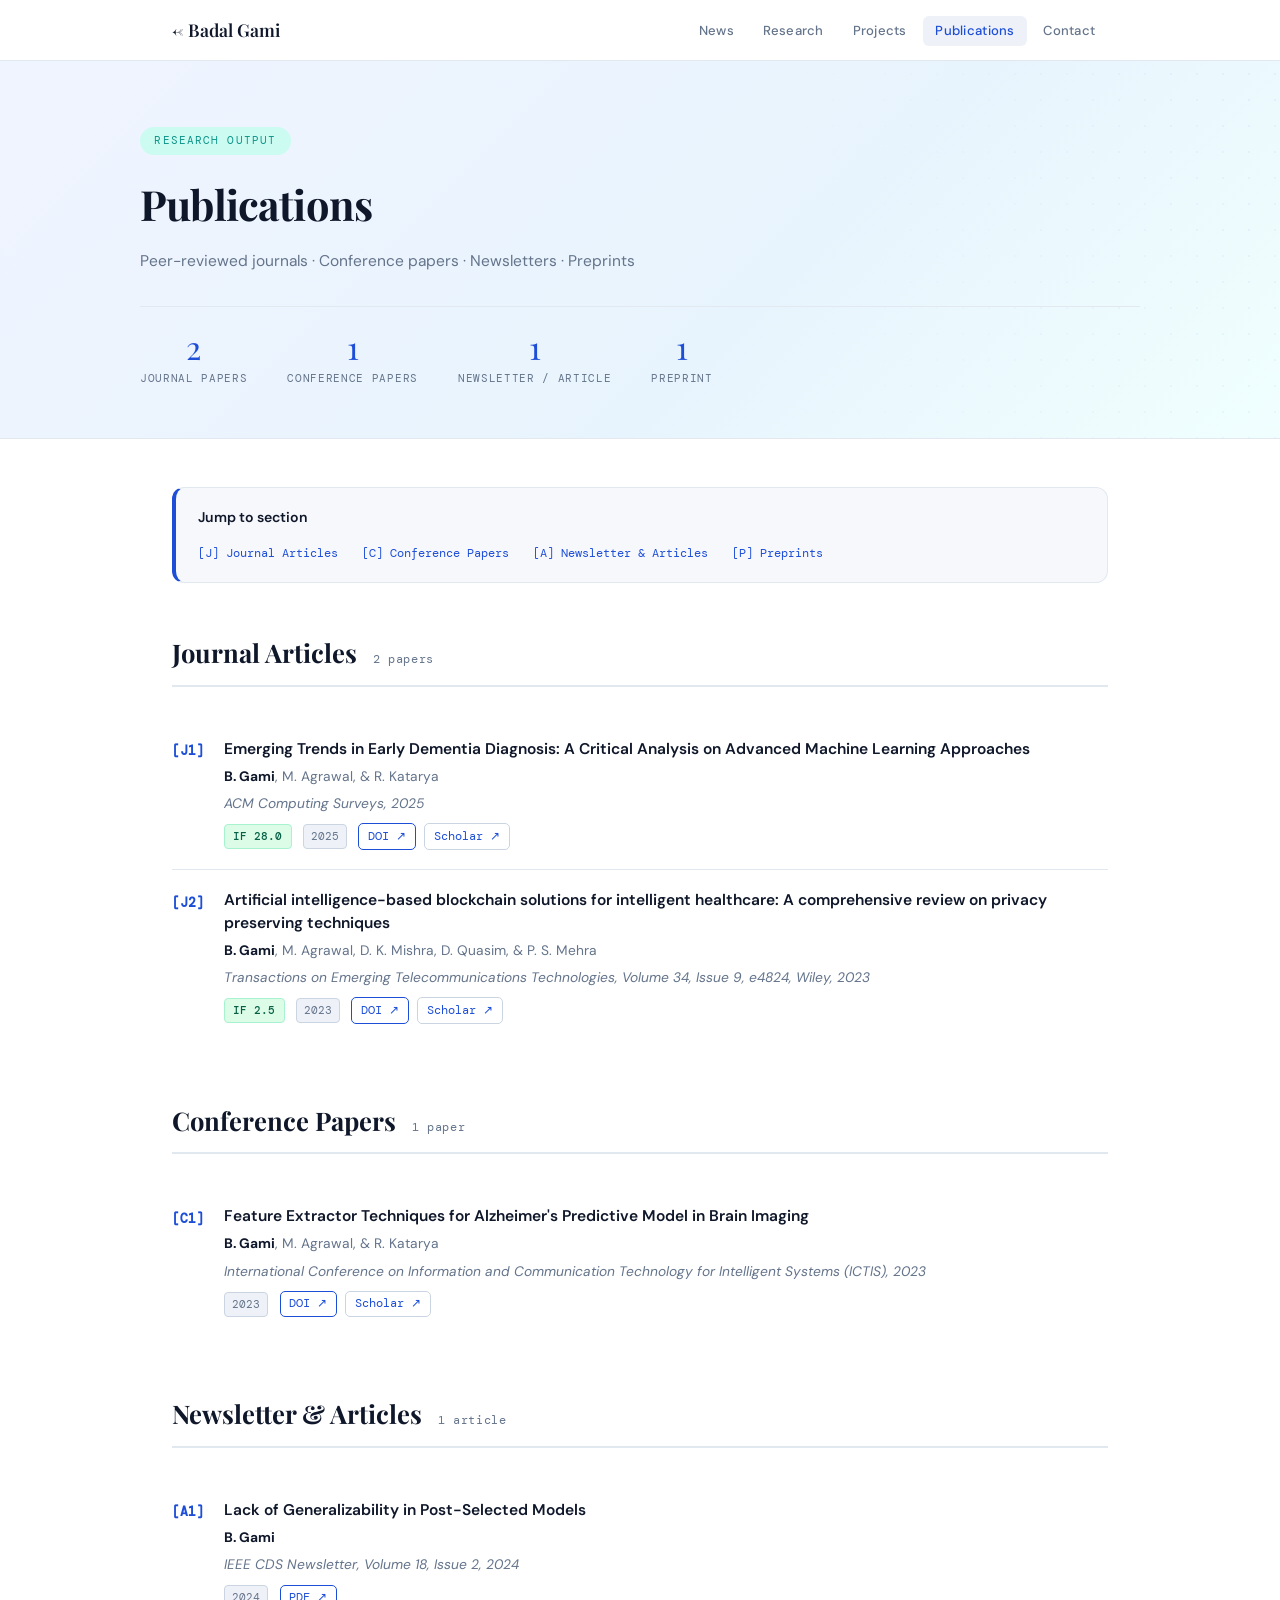
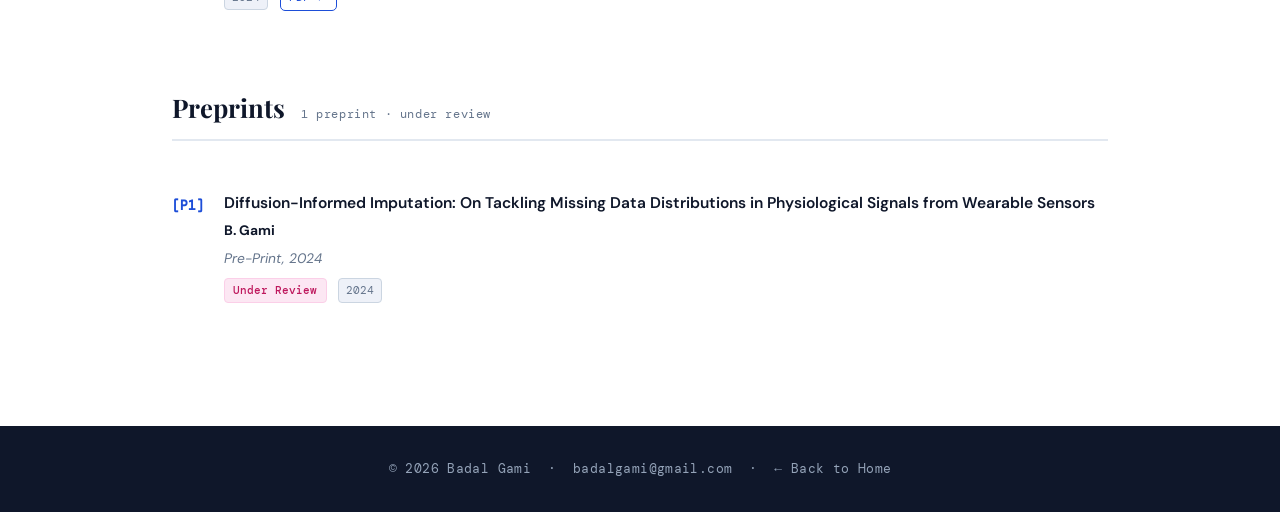
<file: publications.html>
<!DOCTYPE html>
<html lang="en">
<head>
  <meta charset="UTF-8"/>
  <meta name="viewport" content="width=device-width, initial-scale=1.0"/>
  <title>Publications — Badal Gami</title>
  <link rel="preconnect" href="https://fonts.googleapis.com">
  <link href="https://fonts.googleapis.com/css2?family=Playfair+Display:ital,wght@0,400;0,600;0,700;1,400;1,600&family=DM+Sans:ital,opsz,wght@0,9..40,300;0,9..40,400;0,9..40,500;1,9..40,300;1,9..40,400&family=DM+Mono:wght@400;500&display=swap" rel="stylesheet">
  <style>
    :root{--bg:#ffffff;--bg2:#f7f8fc;--bg3:#eef1f8;--ink:#0f172a;--ink2:#334155;--ink3:#64748b;--accent:#1d4ed8;--accent2:#3b82f6;--teal:#0d9488;--teal-l:#ccfbf1;--border:#e2e8f0;--border2:#cbd5e1;--shadow:0 1px 3px rgba(15,23,42,0.06),0 4px 16px rgba(15,23,42,0.04);--shadow-lg:0 8px 32px rgba(15,23,42,0.10);--radius:12px;}
    *,*::before,*::after{margin:0;padding:0;box-sizing:border-box;}
    html{scroll-behavior:smooth;}
    body{background:var(--bg);color:var(--ink);font-family:'DM Sans',sans-serif;font-size:16px;line-height:1.7;-webkit-font-smoothing:antialiased;}

    header{position:sticky;top:0;z-index:200;background:rgba(255,255,255,0.88);backdrop-filter:blur(14px);-webkit-backdrop-filter:blur(14px);border-bottom:1px solid var(--border);}
    nav{max-width:1000px;margin:0 auto;display:flex;align-items:center;justify-content:space-between;padding:0 2rem;height:60px;}
    .nav-brand{font-family:'Playfair Display',serif;font-size:1.1rem;font-weight:600;color:var(--ink);text-decoration:none;}
    .nav-links{list-style:none;display:flex;gap:0.2rem;}
    .nav-links a{color:var(--ink3);text-decoration:none;font-size:0.82rem;font-weight:500;letter-spacing:0.02em;padding:0.4rem 0.8rem;border-radius:6px;transition:all 0.18s;}
    .nav-links a:hover,.nav-links a.active{color:var(--accent);background:var(--bg3);}

    .page-hero{background:linear-gradient(135deg,#f0f4ff 0%,#e8f4fd 60%,#f0fffe 100%);padding:4rem 2rem 3rem;border-bottom:1px solid var(--border);position:relative;overflow:hidden;}
    .page-hero::after{content:'';position:absolute;right:0;top:0;bottom:0;width:40%;background-image:radial-gradient(circle,rgba(29,78,216,0.12) 1px,transparent 1px);background-size:26px 26px;mask-image:linear-gradient(to left,rgba(0,0,0,0.4),transparent);pointer-events:none;}
    .page-hero-inner{max-width:1000px;margin:0 auto;position:relative;z-index:1;}
    .page-eyebrow{display:inline-flex;align-items:center;gap:0.5rem;font-family:'DM Mono',monospace;font-size:0.7rem;letter-spacing:0.1em;text-transform:uppercase;color:var(--teal);background:var(--teal-l);padding:0.28rem 0.9rem;border-radius:999px;margin-bottom:0.9rem;}
    .page-hero h1{font-family:'Playfair Display',serif;font-size:2.6rem;font-weight:700;color:var(--ink);letter-spacing:-0.02em;margin-bottom:0.5rem;}
    .page-hero p{font-size:0.97rem;color:var(--ink3);margin-bottom:2rem;}
    .pub-stats-row{display:flex;gap:2.5rem;flex-wrap:wrap;padding-top:1.5rem;border-top:1px solid var(--border);}
    .pstat{text-align:center;}
    .pstat .n{display:block;font-family:'Playfair Display',serif;font-size:2rem;color:var(--accent);line-height:1;}
    .pstat .l{font-family:'DM Mono',monospace;font-size:0.7rem;color:var(--ink3);letter-spacing:0.06em;text-transform:uppercase;}

    .main{max-width:1000px;margin:0 auto;padding:3rem 2rem;}

    .toc{background:var(--bg2);border:1px solid var(--border);border-left:4px solid var(--accent);border-radius:var(--radius);padding:1.1rem 1.4rem;margin-bottom:3rem;}
    .toc-title{font-weight:600;font-size:0.88rem;margin-bottom:0.5rem;color:var(--ink);}
    .toc ul{list-style:none;display:flex;gap:1.5rem;flex-wrap:wrap;}
    .toc a{color:var(--accent);text-decoration:none;font-family:'DM Mono',monospace;font-size:0.78rem;}
    .toc a:hover{text-decoration:underline;}

    .pub-section{margin-bottom:3.5rem;}
    .pub-section-hdr{display:flex;align-items:baseline;gap:1rem;border-bottom:2px solid var(--border);padding-bottom:0.6rem;margin-bottom:2rem;}
    .pub-section-hdr h2{font-family:'Playfair Display',serif;font-size:1.6rem;font-weight:700;color:var(--ink);}
    .pub-count{font-family:'DM Mono',monospace;font-size:0.75rem;color:var(--ink3);letter-spacing:0.05em;}

    .pub-entry{display:grid;grid-template-columns:52px 1fr;padding:1.2rem 0;border-bottom:1px solid var(--border);transition:background 0.15s;}
    .pub-entry:last-child{border-bottom:none;}
    .pub-entry:hover{background:var(--bg2);margin:0 -1rem;padding-left:1rem;padding-right:1rem;border-radius:8px;}
    .pub-id{font-family:'DM Mono',monospace;font-weight:600;font-size:0.82rem;color:var(--accent);padding-top:0.15rem;}
    .pub-title{font-weight:600;font-size:0.97rem;color:var(--ink);line-height:1.45;margin-bottom:0.28rem;}
    .pub-title a{color:var(--ink);text-decoration:none;}
    .pub-title a:hover{color:var(--accent);}
    .pub-authors{font-size:0.86rem;color:var(--ink3);margin-bottom:0.25rem;}
    .pub-authors .me{font-weight:700;color:var(--ink);}
    .pub-venue{font-size:0.86rem;font-style:italic;color:var(--ink3);margin-bottom:0.5rem;}
    .pub-meta{display:flex;align-items:center;gap:0.7rem;flex-wrap:wrap;margin-top:0.45rem;}
    .if-badge{font-family:'DM Mono',monospace;font-size:0.7rem;padding:0.13rem 0.52rem;border-radius:4px;background:#dcfce7;border:1px solid #a7f3d0;color:#065f46;font-weight:500;}
    .year-tag{font-family:'DM Mono',monospace;font-size:0.7rem;color:var(--ink3);background:var(--bg3);border:1px solid var(--border2);padding:0.12rem 0.45rem;border-radius:4px;}
    .status-tag{font-family:'DM Mono',monospace;font-size:0.7rem;padding:0.13rem 0.52rem;border-radius:4px;background:#fce7f3;border:1px solid #fbcfe8;color:#be185d;font-weight:500;}
    .pub-links{display:flex;gap:0.5rem;flex-wrap:wrap;}
    .plink{font-family:'DM Mono',monospace;font-size:0.72rem;padding:0.15rem 0.55rem;border:1.5px solid var(--border2);color:var(--accent);text-decoration:none;border-radius:5px;transition:all 0.15s;}
    .plink:hover{background:var(--accent);color:white;border-color:var(--accent);}
    .plink.pdf{border-color:var(--accent);}
    .pub-note{font-size:0.82rem;color:var(--ink3);font-style:italic;margin-top:0.3rem;line-height:1.5;}

    .empty-state{background:var(--bg2);border:1px dashed var(--border2);border-radius:var(--radius);padding:2rem;text-align:center;color:var(--ink3);font-size:0.9rem;}
    .empty-state a{color:var(--accent);}

    .reveal{opacity:0;transform:translateY(22px);transition:opacity 0.55s ease,transform 0.55s ease;}
    .reveal.visible{opacity:1;transform:none;}
    .reveal-d1{transition-delay:0.1s;}.reveal-d2{transition-delay:0.2s;}.reveal-d3{transition-delay:0.3s;}.reveal-d4{transition-delay:0.4s;}

    footer{background:var(--ink);color:#94a3b8;text-align:center;padding:2rem;font-size:0.8rem;font-family:'DM Mono',monospace;letter-spacing:0.03em;}
    footer a{color:#94a3b8;text-decoration:none;}
    footer a:hover{color:white;}

    @media(max-width:600px){.pub-section-hdr h2{font-size:1.3rem;}.page-hero h1{font-size:2rem;}nav .nav-links{display:none;}}
  </style>
</head>
<body>

<header>
  <nav>
    <a class="nav-brand" href="index.html">&#8592; Badal Gami</a>
    <ul class="nav-links">
      <li><a href="index.html#news">News</a></li>
      <li><a href="index.html#interests">Research</a></li>
      <li><a href="index.html#projects">Projects</a></li>
      <li><a href="publications.html" class="active">Publications</a></li>
      <li><a href="index.html#contact">Contact</a></li>
    </ul>
  </nav>
</header>

<div class="page-hero">
  <div class="page-hero-inner">
    <div class="page-eyebrow">Research Output</div>
    <h1>Publications</h1>
    <p>Peer-reviewed journals &middot; Conference papers &middot; Newsletters &middot; Preprints</p>
    <div class="pub-stats-row">
      <div class="pstat"><span class="n">2</span><span class="l">Journal Papers</span></div>
      <div class="pstat"><span class="n">1</span><span class="l">Conference Papers</span></div>
      <div class="pstat"><span class="n">1</span><span class="l">Newsletter / Article</span></div>
      <div class="pstat"><span class="n">1</span><span class="l">Preprint</span></div>
    </div>
  </div>
</div>

<div class="main">

  <!-- TOC -->
  <div class="toc reveal">
    <div class="toc-title">Jump to section</div>
    <ul>
      <li><a href="#journals">[J] Journal Articles</a></li>
      <li><a href="#conferences">[C] Conference Papers</a></li>
      <li><a href="#articles">[A] Newsletter &amp; Articles</a></li>
      <li><a href="#preprints">[P] Preprints</a></li>
    </ul>
  </div>

  <!-- ══ JOURNALS ══ -->
  <section class="pub-section" id="journals">
    <div class="pub-section-hdr reveal">
      <h2>Journal Articles</h2>
      <span class="pub-count">2 papers</span>
    </div>

    <div class="pub-entry reveal reveal-d1">
      <div class="pub-id">[J1]</div>
      <div>
        <div class="pub-title">
          <a href="https://doi.org/10.1145/3764578" target="_blank">
            Emerging Trends in Early Dementia Diagnosis: A Critical Analysis on Advanced Machine Learning Approaches
          </a>
        </div>
        <div class="pub-authors">
          <span class="me">B. Gami</span>, M. Agrawal, &amp; R. Katarya
        </div>
        <div class="pub-venue">ACM Computing Surveys, 2025</div>
        <div class="pub-meta">
          <span class="if-badge">IF 28.0</span>
          <span class="year-tag">2025</span>
          <div class="pub-links">
            <a href="https://doi.org/10.1145/3764578" class="plink pdf" target="_blank">DOI &#8599;</a>
            <a href="https://scholar.google.com/citations?user=Z1w0e6YAAAAJ&hl=en" class="plink" target="_blank">Scholar &#8599;</a>
          </div>
        </div>

      </div>
    </div>

    <div class="pub-entry reveal reveal-d2">
      <div class="pub-id">[J2]</div>
      <div>
        <div class="pub-title">
          <a href="https://doi.org/10.1002/ett.4824" target="_blank">
            Artificial intelligence-based blockchain solutions for intelligent healthcare: A comprehensive review on privacy preserving techniques
          </a>
        </div>
        <div class="pub-authors">
          <span class="me">B. Gami</span>, M. Agrawal, D. K. Mishra, D. Quasim, &amp; P. S. Mehra
        </div>
        <div class="pub-venue">Transactions on Emerging Telecommunications Technologies, Volume 34, Issue 9, e4824, Wiley, 2023</div>
        <div class="pub-meta">
          <span class="if-badge">IF 2.5</span>
          <span class="year-tag">2023</span>
          <div class="pub-links">
            <a href="https://doi.org/10.1002/ett.4824" class="plink pdf" target="_blank">DOI &#8599;</a>
            <a href="https://scholar.google.com/citations?user=Z1w0e6YAAAAJ&hl=en" class="plink" target="_blank">Scholar &#8599;</a>
          </div>
        </div>

      </div>
    </div>

  </section>

  <!-- ══ CONFERENCES ══ -->
  <section class="pub-section" id="conferences">
    <div class="pub-section-hdr reveal">
      <h2>Conference Papers</h2>
      <span class="pub-count">1 paper</span>
    </div>

    <div class="pub-entry reveal reveal-d1">
      <div class="pub-id">[C1]</div>
      <div>
        <div class="pub-title">
          <a href="https://doi.org/10.1007/978-981-99-3761-5_17" target="_blank">
            Feature Extractor Techniques for Alzheimer's Predictive Model in Brain Imaging
          </a>
        </div>
        <div class="pub-authors">
          <span class="me">B. Gami</span>, M. Agrawal, &amp; R. Katarya
        </div>
        <div class="pub-venue">International Conference on Information and Communication Technology for Intelligent Systems (ICTIS), 2023</div>
        <div class="pub-meta">
          <span class="year-tag">2023</span>
          <div class="pub-links">
            <a href="https://doi.org/10.1007/978-981-99-3761-5_17" class="plink pdf" target="_blank">DOI &#8599;</a>
            <a href="https://scholar.google.com/citations?user=Z1w0e6YAAAAJ&hl=en" class="plink" target="_blank">Scholar &#8599;</a>
          </div>
        </div>

      </div>
    </div>

  </section>

  <!-- ══ NEWSLETTER / ARTICLES ══ -->
  <section class="pub-section" id="articles">
    <div class="pub-section-hdr reveal">
      <h2>Newsletter &amp; Articles</h2>
      <span class="pub-count">1 article</span>
    </div>

    <div class="pub-entry reveal reveal-d1">
      <div class="pub-id">[A1]</div>
      <div>
        <div class="pub-title">
          <a href="https://www.cse.msu.edu/amdtc/amdnl/CDSNL-V18-N2.pdf" target="_blank">
            Lack of Generalizability in Post-Selected Models
          </a>
        </div>
        <div class="pub-authors">
          <span class="me">B. Gami</span>
        </div>
        <div class="pub-venue">IEEE CDS Newsletter, Volume 18, Issue 2, 2024</div>
        <div class="pub-meta">
          <span class="year-tag">2024</span>
          <div class="pub-links">
            <a href="https://www.cse.msu.edu/amdtc/amdnl/CDSNL-V18-N2.pdf" class="plink pdf" target="_blank">PDF &#8599;</a>
          </div>
        </div>

      </div>
    </div>

  </section>

  <!-- ══ PREPRINTS ══ -->
  <section class="pub-section" id="preprints">
    <div class="pub-section-hdr reveal">
      <h2>Preprints</h2>
      <span class="pub-count">1 preprint &middot; under review</span>
    </div>

    <div class="pub-entry reveal reveal-d1">
      <div class="pub-id">[P1]</div>
      <div>
        <div class="pub-title">
          Diffusion-Informed Imputation: On Tackling Missing Data Distributions in Physiological Signals from Wearable Sensors
        </div>
        <div class="pub-authors">
          <span class="me">B. Gami</span>
        </div>
        <div class="pub-venue">Pre-Print, 2024</div>
        <div class="pub-meta">
          <span class="status-tag">Under Review</span>
          <span class="year-tag">2024</span>
        </div>

      </div>
    </div>

  </section>

</div>

<footer>
  <p>&#169; <span id="yr"></span> Badal Gami &nbsp;&middot;&nbsp;
    <a href="mailto:badalgami@gmail.com">badalgami@gmail.com</a> &nbsp;&middot;&nbsp;
    <a href="index.html">&#8592; Back to Home</a>
  </p>
</footer>

<script>
  document.getElementById('yr').textContent = new Date().getFullYear();
  var obs = new IntersectionObserver(function(entries) {
    entries.forEach(function(e) {
      if (e.isIntersecting) { e.target.classList.add('visible'); obs.unobserve(e.target); }
    });
  }, { threshold: 0.1 });
  document.querySelectorAll('.reveal').forEach(function(el) { obs.observe(el); });
</script>
</body>
</html>
</file>
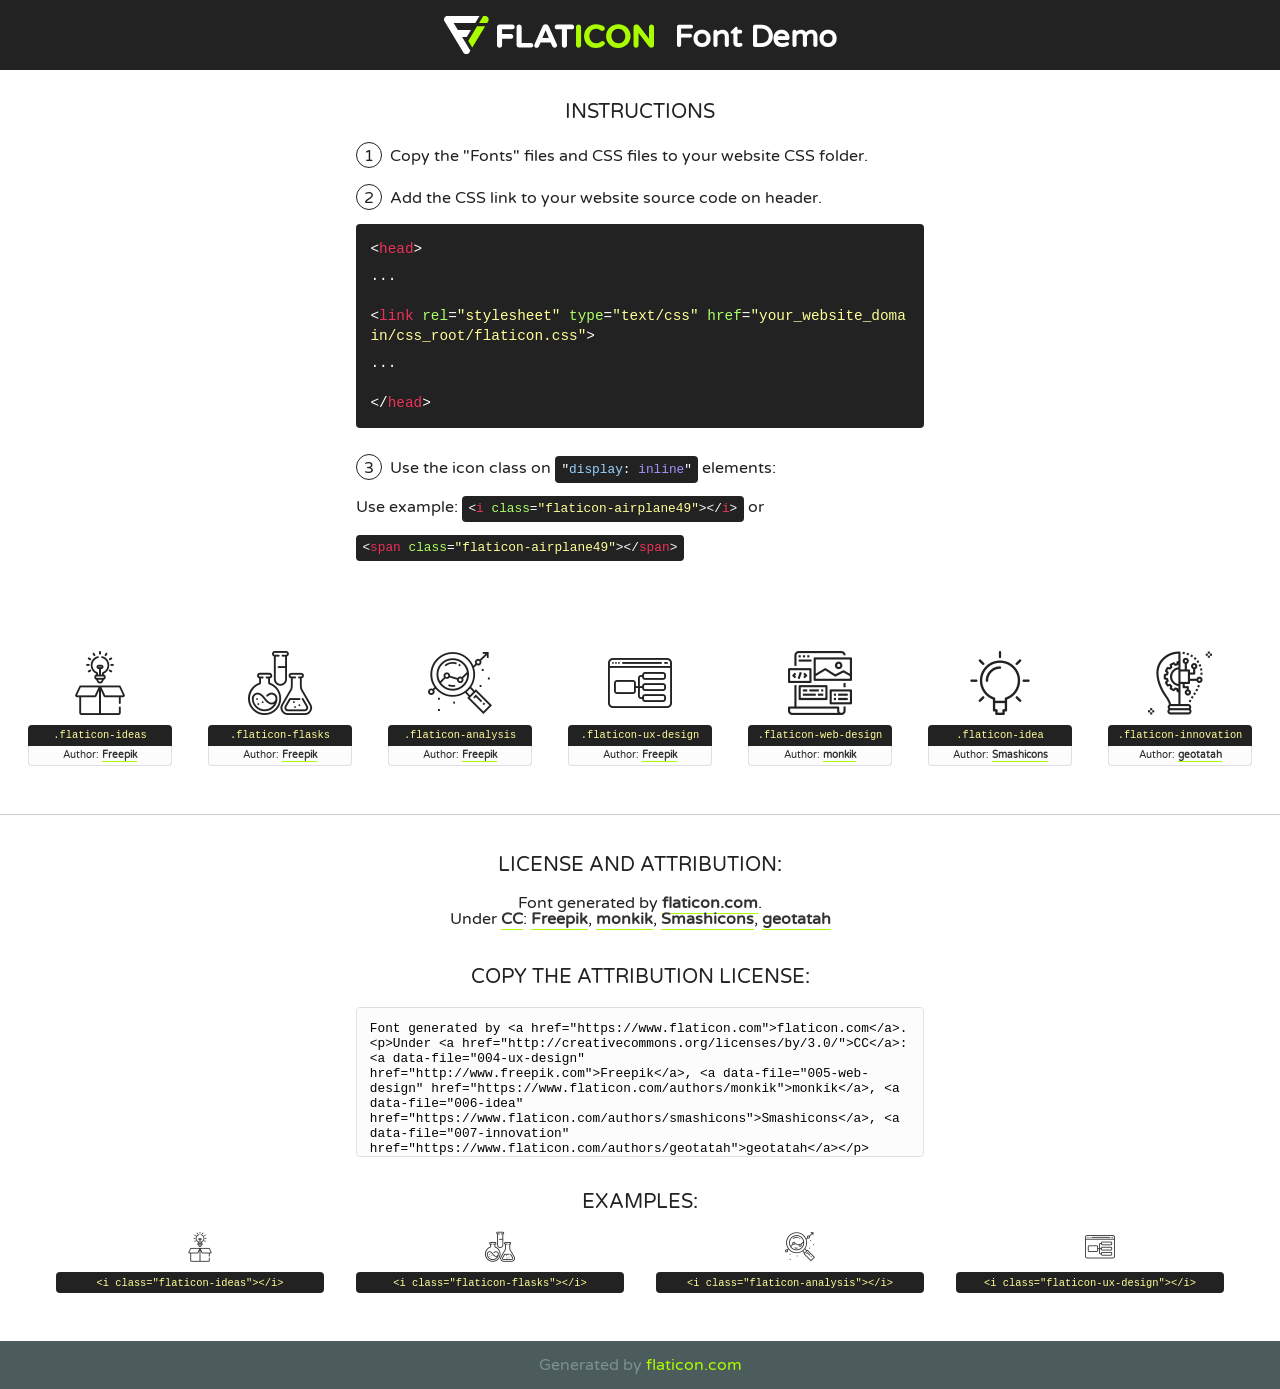
<file: fonts/flaticon/font/flaticon.html>
<!DOCTYPE html>
<!--
  Flaticon icon font: Flaticon
  Creation date: 20/03/2019 02:18
-->
<html>
<!DOCTYPE html>
<html>

<head>
    <title>Flaticon WebFont</title>
    <link href="http://fonts.googleapis.com/css?family=Varela+Round" rel="stylesheet" type="text/css" />
    <link rel="stylesheet" type="text/css" href="flaticon.css">
    <meta charset="UTF-8">
    <style>
    html, body, div, span, applet, object, iframe,
    h1, h2, h3, h4, h5, h6, p, blockquote, pre,
    a, abbr, acronym, address, big, cite, code,
    del, dfn, em, img, ins, kbd, q, s, samp,
    small, strike, strong, sub, sup, tt, var,
    b, u, i, center,
    dl, dt, dd, ol, ul, li,
    fieldset, form, label, legend,
    table, caption, tbody, tfoot, thead, tr, th, td,
    article, aside, canvas, details, embed, 
    figure, figcaption, footer, header, hgroup, 
    menu, nav, output, ruby, section, summary,
    time, mark, audio, video {
        margin: 0;
        padding: 0;
        border: 0;
        font-size: 100%;
        font: inherit;
        vertical-align: baseline;
    }
    /* HTML5 display-role reset for older browsers */
    article, aside, details, figcaption, figure, 
    footer, header, hgroup, menu, nav, section {
        display: block;
    }
    body {
        line-height: 1;
    }
    ol, ul {
        list-style: none;
    }
    blockquote, q {
        quotes: none;
    }
    blockquote:before, blockquote:after,
    q:before, q:after {
        content: '';
        content: none;
    }
    table {
        border-collapse: collapse;
        border-spacing: 0;
    }
    body {
        font-family: 'Varela Round', Helvetica, Arial, sans-serif;
        font-size: 16px;
        color: #222;
    }
    a {
        color: #333;
        border-bottom: 1px solid #a9fd00;
        font-weight: bold;
        text-decoration: none;
    }
    * {
        -moz-box-sizing: border-box;
        -webkit-box-sizing: border-box;
        box-sizing: border-box;
        margin: 0;
        padding: 0;
    }
    [class^="flaticon-"]:before, [class*=" flaticon-"]:before, [class^="flaticon-"]:after, [class*=" flaticon-"]:after {
        font-family: Flaticon;
        font-size: 30px;
        font-style: normal;
        margin-left: 20px;
        color: #333;
    }
    .wrapper {
        max-width: 600px;
        margin: auto;
        padding: 0 1em;
    }
    .title {
        font-size: 1.25em;
        text-align: center;
        margin-bottom: 1em;
        text-transform: uppercase;
    }
    header {
        text-align: center;
        background-color: #222;
        color: #fff;
        padding: 1em;
    }
    header .logo {
        width: 210px;
        height: 38px;
        display: inline-block;
        vertical-align: middle;
        margin-right: 1em;
        border: none;
    }
    header strong {
        font-size: 1.95em;
        font-weight: bold;
        vertical-align: middle;
        margin-top: 5px;
        display: inline-block;
    }
    .demo {
        margin: 2em auto;
        line-height: 1.25em;
    }
    .demo ul li {
        margin-bottom: 1em;
    }
    .demo ul li .num {
        color: #222;
        border-radius: 20px;
        display: inline-block;
        width: 26px;
        padding: 3px;
        height: 26px;
        text-align: center;
        margin-right: 0.5em;
        border: 1px solid #222;
    }
    .demo ul li code {
        background-color: #222;
        border-radius: 4px;
        padding: 0.25em 0.5em;
        display: inline-block;
        color: #fff;
        font-family: Consolas,Monaco,Lucida Console,Liberation Mono,DejaVu Sans Mono,Bitstream Vera Sans Mono,Courier New, monospace;
        font-weight: lighter;
        margin-top: 1em;
        font-size: 0.8em;
        word-break: break-all;
    }
    .demo ul li code.big {
        padding: 1em;
        font-size: 0.9em;
    }
    .demo ul li code .red {
        color: #EF3159;
    }
    .demo ul li code .green {
        color: #ACFF65;
    }
    .demo ul li code .yellow {
        color: #FFFF99;
    }
    .demo ul li code .blue {
        color: #99D3FF;
    }
    .demo ul li code .purple {
        color: #A295FF;
    }
    .demo ul li code .dots {
        margin-top: 0.5em;
        display: block;
    }
    #glyphs {
        border-bottom: 1px solid #ccc;
        padding: 2em 0;
        text-align: center;
    }
    .glyph {
        display: inline-block;
        width: 9em;
        margin: 1em;
        text-align: center;
        vertical-align: top;
        background: #FFF;
    }
    .glyph .glyph-icon {
        padding: 10px;
        display: block;
        font-family:"Flaticon";
        font-size: 64px;
        line-height: 1;
    }
    .glyph .glyph-icon:before {
        font-size: 64px;
        color: #222;
        margin-left: 0;
    }
    .class-name {
        font-size: 0.65em;
        background-color: #222;
        color: #fff;
        border-radius: 4px 4px 0 0;
        padding: 0.5em;
        color: #FFFF99;
        font-family: Consolas,Monaco,Lucida Console,Liberation Mono,DejaVu Sans Mono,Bitstream Vera Sans Mono,Courier New, monospace;
    }
    .author-name {
        font-size: 0.6em;
        background-color: #fcfcfd;
        border: 1px solid #DEDEE4;
        border-top: 0;
        border-radius: 0 0 4px 4px;
        padding: 0.5em;
    }
    .class-name:last-child {
        font-size: 10px;
        color:#888;
    }
    .class-name:last-child a {
        font-size: 10px;
        color:#555;
    }
    .class-name:last-child a:hover {
        color:#a9fd00;
    }
    .glyph > input {
        display: block;
        width: 100px;
        margin: 5px auto;
        text-align: center;
        font-size: 12px;
        cursor: text;
    }
    .glyph > input.icon-input {
        font-family:"Flaticon";
        font-size: 16px;
        margin-bottom: 10px;
    }
    .attribution .title {
        margin-top: 2em;
    }
    .attribution textarea {
        background-color: #fcfcfd;
        padding: 1em;
        border: none;
        box-shadow: none;
        border: 1px solid #DEDEE4;
        border-radius: 4px;
        resize: none;
        width: 100%;
        height: 150px;
        font-size: 0.8em;
        font-family: Consolas,Monaco,Lucida Console,Liberation Mono,DejaVu Sans Mono,Bitstream Vera Sans Mono,Courier New, monospace;
        -webkit-appearance: none;
    }
    .iconsuse {
        margin: 2em auto;
        text-align: center;
        max-width: 1200px;
    }
    .iconsuse:after {
        content: '';
        display: table;
        clear: both;
    }
    .iconsuse .image {
        float: left;
        width: 25%;
        padding: 0 1em;
    }
    .iconsuse .image p {
        margin-bottom: 1em;
    }
    .iconsuse .image span {
        display: block;
        font-size: 0.65em;
        background-color: #222;
        color: #fff;
        border-radius: 4px;
        padding: 0.5em;
        color: #FFFF99;
        margin-top: 1em;
        font-family: Consolas,Monaco,Lucida Console,Liberation Mono,DejaVu Sans Mono,Bitstream Vera Sans Mono,Courier New, monospace;
    }
    #footer {
        text-align: center;
        background-color: #4C5B5C;
        color: #7c9192;
        padding: 1em;
    }
    #footer a {
        border: none;
        color: #a9fd00;
        font-weight: normal;
    }
    @media (max-width: 960px) {
        .iconsuse .image {
            width: 50%;
        }
    }
    @media (max-width: 560px) {
        .iconsuse .image {
            width: 100%;
        }
    }
    </style>
</head>

<body class="characters-off">

    <header>
        <a href="https://www.flaticon.com" target="_blank" class="logo">
            <svg version="1.1" xmlns="http://www.w3.org/2000/svg" xmlns:xlink="http://www.w3.org/1999/xlink" xmlns:a="http://ns.adobe.com/AdobeSVGViewerExtensions/3.0/" viewBox="0 0 560.875 102.036" enable-background="new 0 0 560.875 102.036" xml:space="preserve">
                <defs>
                </defs>
                <g>
                    <g class="letters">
                        <path fill="#ffffff" d="M141.596,29.675c0-3.777,2.985-6.767,6.764-6.767h34.438c3.426,0,6.15,2.728,6.15,6.15
                        c0,3.43-2.724,6.149-6.15,6.149h-27.674v13.091h23.719c3.429,0,6.151,2.724,6.151,6.15c0,3.43-2.723,6.149-6.151,6.149h-23.719
                        v17.574c0,3.773-2.986,6.761-6.764,6.761c-3.779,0-6.764-2.989-6.764-6.761V29.675z"></path>
                        <path fill="#ffffff" d="M193.844,29.149c0-3.781,2.985-6.767,6.764-6.767c3.776,0,6.763,2.985,6.763,6.767v42.957h25.039
                        c3.426,0,6.149,2.726,6.149,6.153c0,3.425-2.723,6.15-6.149,6.15h-31.802c-3.779,0-6.764-2.986-6.764-6.768V29.149z"></path>
                        <path fill="#ffffff" d="M241.891,75.71l21.438-48.407c1.492-3.341,4.215-5.357,7.906-5.357h0.792
                        c3.686,0,6.323,2.017,7.815,5.357l21.439,48.407c0.436,0.967,0.701,1.845,0.701,2.723c0,3.602-2.809,6.501-6.414,6.501
                        c-3.161,0-5.269-1.845-6.499-4.655l-4.132-9.661h-27.059l-4.301,10.102c-1.144,2.631-3.426,4.214-6.237,4.214
                        c-3.517,0-6.24-2.81-6.24-6.325C241.1,77.64,241.451,76.677,241.891,75.71z M279.932,58.666l-8.521-20.297l-8.526,20.297H279.932
                        z"></path>
                        <path fill="#ffffff" d="M314.864,35.387H301.86c-3.429,0-6.239-2.813-6.239-6.238c0-3.429,2.811-6.24,6.239-6.24h39.533
                        c3.426,0,6.237,2.811,6.237,6.24c0,3.425-2.811,6.238-6.237,6.238h-13.001v42.785c0,3.773-2.99,6.761-6.764,6.761
                        c-3.779,0-6.764-2.989-6.764-6.761V35.387z"></path>
                        <path fill="#A9FD00" d="M352.615,29.149c0-3.781,2.985-6.767,6.767-6.767c3.774,0,6.761,2.985,6.761,6.767v49.024
                        c0,3.773-2.987,6.761-6.761,6.761c-3.781,0-6.767-2.989-6.767-6.761V29.149z"></path>
                        <path fill="#A9FD00" d="M374.132,53.836v-0.179c0-17.481,13.178-31.801,32.065-31.801c9.22,0,15.459,2.458,20.557,6.238
                        c1.402,1.054,2.637,2.985,2.637,5.357c0,3.692-2.985,6.59-6.681,6.59c-1.845,0-3.071-0.702-4.044-1.319
                        c-3.776-2.813-7.729-4.393-12.562-4.393c-10.364,0-17.831,8.611-17.831,19.154v0.173c0,10.542,7.291,19.329,17.831,19.329
                        c5.715,0,9.492-1.756,13.359-4.834c1.049-0.874,2.458-1.491,4.039-1.491c3.429,0,6.325,2.813,6.325,6.236
                        c0,2.106-1.056,3.78-2.282,4.834c-5.539,4.834-12.036,7.733-21.878,7.733C387.572,85.464,374.132,71.493,374.132,53.836z"></path>
                        <path fill="#A9FD00" d="M433.009,53.836v-0.179c0-17.481,13.79-31.801,32.766-31.801c18.981,0,32.592,14.143,32.592,31.628v0.173
                        c0,17.483-13.785,31.807-32.769,31.807C446.625,85.464,433.009,71.32,433.009,53.836z M484.224,53.836v-0.179
                        c0-10.539-7.725-19.326-18.626-19.326c-10.893,0-18.449,8.611-18.449,19.154v0.173c0,10.542,7.73,19.329,18.626,19.329
                        C476.676,72.986,484.224,64.378,484.224,53.836z"></path>
                        <path fill="#A9FD00" d="M506.233,29.321c0-3.774,2.99-6.763,6.767-6.763h1.401c3.252,0,5.183,1.583,7.029,3.953l26.093,34.265
                        V29.059c0-3.692,2.99-6.677,6.681-6.677c3.683,0,6.671,2.985,6.671,6.677v48.934c0,3.78-2.987,6.765-6.764,6.765h-0.436
                        c-3.257,0-5.188-1.581-7.034-3.953l-27.056-35.492v32.944c0,3.687-2.985,6.676-6.678,6.676c-3.683,0-6.673-2.989-6.673-6.676
                        V29.321z"></path>
                    </g>
                    <g class="insignia">
                        <path fill="#ffffff" d="M48.372,56.137h12.517l11.156-18.537H37.186L25.688,18.539h57.825L94.668,0H9.271
                        C5.925,0,2.842,1.801,1.198,4.716c-1.644,2.907-1.593,6.482,0.134,9.343l50.38,83.501c1.678,2.781,4.689,4.476,7.938,4.476
                        c3.246,0,6.257-1.695,7.935-4.476l2.898-4.804L48.372,56.137z"></path>
                        <g class="i">
                            <path fill="#A9FD00" d="M93.575,18.539h0.031v0.004l21.652,0.004l2.705-4.488c1.727-2.861,1.778-6.436,0.133-9.343
                            C116.454,1.801,113.371,0,110.026,0h-5.294L93.575,18.539z"></path>
                            <polygon fill="#A9FD00" points="88.291,27.356 64.725,66.486 75.519,84.404 109.942,27.356"></polygon>
                        </g>
                    </g>
                </g>
            </svg>
        </a>
        <strong>Font Demo</strong>
    </header>


    <section class="demo wrapper">

        <p class="title">Instructions</p>

        <ul>
            <li>
                <span class="num">1</span>Copy the "Fonts" files and CSS files to your website CSS folder.
            </li>
            <li>
                <span class="num">2</span>Add the CSS link to your website source code on header.
                <code class="big">
                    &lt;<span class="red">head</span>&gt;
                    <br/><span class="dots">...</span>
                    <br/>&lt;<span class="red">link</span> <span class="green">rel</span>=<span class="yellow">"stylesheet"</span> <span class="green">type</span>=<span class="yellow">"text/css"</span> <span class="green">href</span>=<span class="yellow">"your_website_domain/css_root/flaticon.css"</span>&gt;
                    <br/><span class="dots">...</span>
                    <br/>&lt;/<span class="red">head</span>&gt;
                </code>
            </li>

            <li>
                <p>
                    <span class="num">3</span>Use the icon class on <code>"<span class="blue">display</span>:<span class="purple"> inline</span>"</code> elements:
                    <br />
                    Use example: <code>&lt;<span class="red">i</span> <span class="green">class</span>=<span class="yellow">&quot;flaticon-airplane49&quot;</span>&gt;&lt;/<span class="red">i</span>&gt;</code> or <code>&lt;<span class="red">span</span> <span class="green">class</span>=<span class="yellow">&quot;flaticon-airplane49&quot;</span>&gt;&lt;/<span class="red">span</span>&gt;</code>
            </li>
        </ul>

    </section>




   <section id="glyphs">          
    
      
        <div class="glyph"><div class="glyph-icon flaticon-ideas"></div>
            <div class="class-name">.flaticon-ideas</div>
            <div class="author-name">Author: <a data-file="001-ideas" href="http://www.freepik.com">Freepik</a> </div> 
        </div>        
        
        <div class="glyph"><div class="glyph-icon flaticon-flasks"></div>
            <div class="class-name">.flaticon-flasks</div>
            <div class="author-name">Author: <a data-file="002-flasks" href="http://www.freepik.com">Freepik</a> </div> 
        </div>        
        
        <div class="glyph"><div class="glyph-icon flaticon-analysis"></div>
            <div class="class-name">.flaticon-analysis</div>
            <div class="author-name">Author: <a data-file="003-analysis" href="http://www.freepik.com">Freepik</a> </div> 
        </div>        
        
        <div class="glyph"><div class="glyph-icon flaticon-ux-design"></div>
            <div class="class-name">.flaticon-ux-design</div>
            <div class="author-name">Author: <a data-file="004-ux-design" href="http://www.freepik.com">Freepik</a> </div> 
        </div>        
        
        <div class="glyph"><div class="glyph-icon flaticon-web-design"></div>
            <div class="class-name">.flaticon-web-design</div>
            <div class="author-name">Author: <a data-file="005-web-design" href="https://www.flaticon.com/authors/monkik">monkik</a> </div> 
        </div>        
        
        <div class="glyph"><div class="glyph-icon flaticon-idea"></div>
            <div class="class-name">.flaticon-idea</div>
            <div class="author-name">Author: <a data-file="006-idea" href="https://www.flaticon.com/authors/smashicons">Smashicons</a> </div> 
        </div>        
        
        <div class="glyph"><div class="glyph-icon flaticon-innovation"></div>
            <div class="class-name">.flaticon-innovation</div>
            <div class="author-name">Author: <a data-file="007-innovation" href="https://www.flaticon.com/authors/geotatah">geotatah</a> </div> 
        </div>        
        

    </section>



    <section class="attribution wrapper"   style="text-align:center;">

      <div class="title">License and attribution:</div><div class="attrDiv">Font generated by <a href="https://www.flaticon.com">flaticon.com</a>. <div><p>Under <a href="http://creativecommons.org/licenses/by/3.0/">CC</a>: <a data-file="004-ux-design" href="http://www.freepik.com">Freepik</a>, <a data-file="005-web-design" href="https://www.flaticon.com/authors/monkik">monkik</a>, <a data-file="006-idea" href="https://www.flaticon.com/authors/smashicons">Smashicons</a>, <a data-file="007-innovation" href="https://www.flaticon.com/authors/geotatah">geotatah</a></p>  </div>
      </div>
      <div class="title">Copy the Attribution License:</div>

    <textarea onclick="this.focus();this.select();">Font generated by &lt;a href=&quot;https://www.flaticon.com&quot;&gt;flaticon.com&lt;/a&gt;. <p>Under <a href="http://creativecommons.org/licenses/by/3.0/">CC</a>: <a data-file="004-ux-design" href="http://www.freepik.com">Freepik</a>, <a data-file="005-web-design" href="https://www.flaticon.com/authors/monkik">monkik</a>, <a data-file="006-idea" href="https://www.flaticon.com/authors/smashicons">Smashicons</a>, <a data-file="007-innovation" href="https://www.flaticon.com/authors/geotatah">geotatah</a></p>  
     </textarea>

    </section>

    <section class="iconsuse">

          <div class="title">Examples:</div>            
             
            <div class="image">
                <p>
                    <i class="glyph-icon flaticon-ideas"></i> 
                    <span>&lt;i class=&quot;flaticon-ideas&quot;&gt;&lt;/i&gt;</span>
                </p>
            </div>
            
            <div class="image">
                <p>
                    <i class="glyph-icon flaticon-flasks"></i> 
                    <span>&lt;i class=&quot;flaticon-flasks&quot;&gt;&lt;/i&gt;</span>
                </p>
            </div>
            
            <div class="image">
                <p>
                    <i class="glyph-icon flaticon-analysis"></i> 
                    <span>&lt;i class=&quot;flaticon-analysis&quot;&gt;&lt;/i&gt;</span>
                </p>
            </div>
            
            <div class="image">
                <p>
                    <i class="glyph-icon flaticon-ux-design"></i> 
                    <span>&lt;i class=&quot;flaticon-ux-design&quot;&gt;&lt;/i&gt;</span>
                </p>
            </div>
                       
        </div>
                            
    </section>

<div id="footer">
    <div>Generated by <a href="https://www.flaticon.com">flaticon.com</a>
    </div>
</div>



</body>
</html>
</file>
<file: fonts/flaticon/font/flaticon.css>
/*
  	Flaticon icon font: Flaticon
  	Creation date: 20/03/2019 02:18
  	*/

@font-face {
  font-family: "Flaticon";
  src: url("./Flaticon.eot");
  src: url("./Flaticon.eot?#iefix") format("embedded-opentype"),
       url("./Flaticon.woff2") format("woff2"),
       url("./Flaticon.woff") format("woff"),
       url("./Flaticon.ttf") format("truetype"),
       url("./Flaticon.svg#Flaticon") format("svg");
  font-weight: normal;
  font-style: normal;
}

@media screen and (-webkit-min-device-pixel-ratio:0) {
  @font-face {
    font-family: "Flaticon";
    src: url("./Flaticon.svg#Flaticon") format("svg");
  }
}

[class^="flaticon-"]:before, [class*=" flaticon-"]:before,
[class^="flaticon-"]:after, [class*=" flaticon-"]:after {   
  font-family: Flaticon;
        font-size: 20px;
font-style: normal;
margin-left: 20px;
}

.flaticon-ideas:before { content: "\f100"; }
.flaticon-flasks:before { content: "\f101"; }
.flaticon-analysis:before { content: "\f102"; }
.flaticon-ux-design:before { content: "\f103"; }
.flaticon-web-design:before { content: "\f104"; }
.flaticon-idea:before { content: "\f105"; }
.flaticon-innovation:before { content: "\f106"; }
</file>
